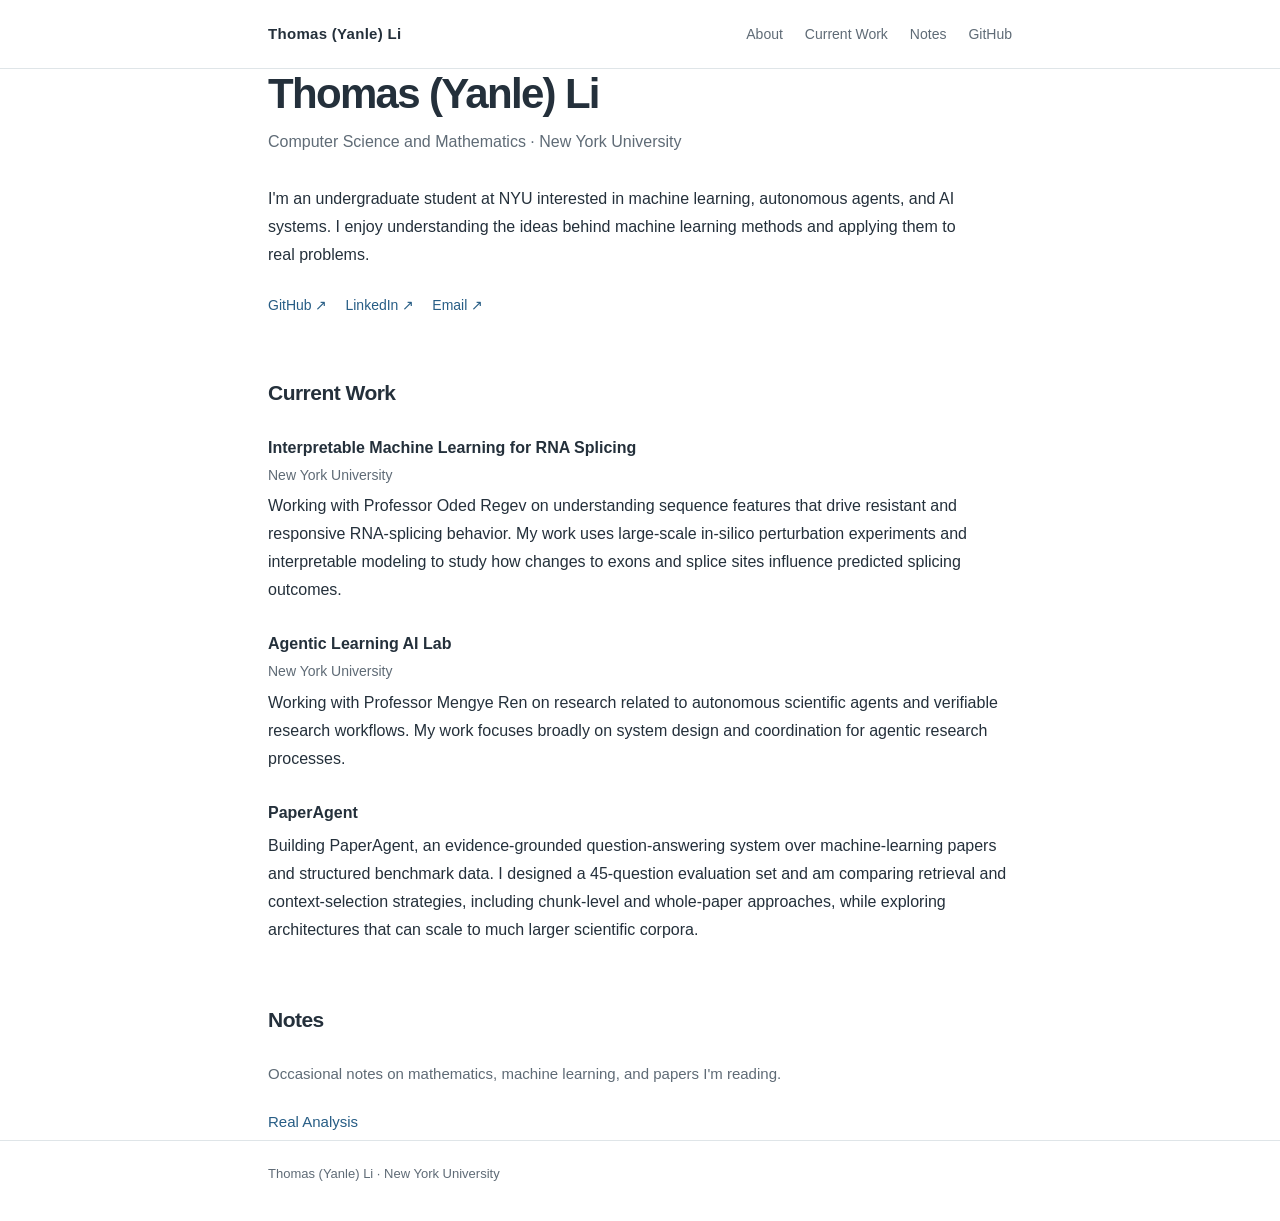
<file: index.html>
<!DOCTYPE html>
<html lang="en">
<head>
  <meta charset="utf-8">
  <meta name="viewport" content="width=device-width, initial-scale=1">
  <meta name="description" content="Thomas (Yanle) Li — Computer Science and Mathematics at New York University.">
  <title>Thomas (Yanle) Li</title>
  <style>
    :root { color-scheme: light; --ink: #24303b; --muted: #5f6b76; --line: #dfe5e8; --link: #275d85; --bg: #ffffff; }
    * { box-sizing: border-box; }
    html { scroll-behavior: smooth; }
    body { margin: 0; background: var(--bg); color: var(--ink); font: 16px/1.75 -apple-system, BlinkMacSystemFont, "Segoe UI", Roboto, Helvetica, Arial, sans-serif; }
    .container { max-width: 800px; padding: 0 28px; margin: 0 auto; }
    header { border-bottom: 1px solid var(--line); }
    header .container { display: flex; align-items: center; justify-content: space-between; gap: 20px; padding-top: 21px; padding-bottom: 21px; }
    .wordmark { font-size: 15px; color: var(--ink); font-weight: 650; text-decoration: none; letter-spacing: .02em; }
    nav { display: flex; align-items: center; gap: 22px; font-size: 14px; }
    nav a, a { color: var(--link); text-decoration: none; }
    nav a { color: var(--muted); }
    a:hover { text-decoration: underline; text-underline-offset: 3px; }
    main { padding-top: 70px; padding-bottom: 80px; }
    h1 { font-size: clamp(32px, 5vw, 42px); font-weight: 650; letter-spacing: -.04em; line-height: 1.2; margin: 0 0 8px; }
    .subtitle { color: var(--muted); margin: 0 0 29px; font-size: 16px; }
    .intro { max-width: 700px; margin: 0 0 15px; }
    .links { display: flex; flex-wrap: wrap; gap: 18px; font-size: 14px; margin-top: 24px; }
    section { margin-top: 58px; }
    h2 { font-size: 21px; font-weight: 650; letter-spacing: -.025em; margin: 0 0 22px; }
    .item { margin-bottom: 26px; }
    .item-title { font-size: 16px; font-weight: 650; margin-bottom: 0; }
    .item-meta { color: var(--muted); font-size: 14px; margin: 1px 0 5px; }
    .item p:last-child { margin-top: 5px; margin-bottom: 0; }
    .notes { color: var(--muted); font-size: 15px; }
    .note-tree { margin: 22px 0 0; padding: 0; list-style: none; font-size: 15px; }
    .note-tree ul { margin: 5px 0 0; padding-left: 25px; }
    .note-tree li { margin: 5px 0; overflow-wrap: anywhere; }
    footer { border-top: 1px solid var(--line); padding: 22px 0 35px; font-size: 13px; color: var(--muted); }
    @media (max-width: 570px) { header .container { align-items: flex-start; flex-direction: column; gap: 8px; } main { padding-top: 47px; } section { margin-top: 45px; } }
  </style>
</head>
<body>
  <header>
    <div class="container">
      <a class="wordmark" href="/">Thomas (Yanle) Li</a>
      <nav aria-label="Primary navigation">
        <a href="#about">About</a>
        <a href="#work">Current Work</a>
        <a href="#notes">Notes</a>
        <a href="https://github.com/thomaslylyll" target="_blank" rel="noopener noreferrer">GitHub</a>
      </nav>
    </div>
  </header>

  <main class="container">
    <section id="about" style="margin-top: 0;">
      <h1>Thomas (Yanle) Li</h1>
      <p class="subtitle">Computer Science and Mathematics · New York University</p>
      <p class="intro">I'm an undergraduate student at NYU interested in machine learning, autonomous agents, and AI systems. I enjoy understanding the ideas behind machine learning methods and applying them to real problems.</p>
      <div class="links">
        <a href="https://github.com/thomaslylyll" target="_blank" rel="noopener noreferrer">GitHub ↗</a>
        <a href="https://www.linkedin.com/in/yanle-li-446491326/" target="_blank" rel="noopener noreferrer">LinkedIn ↗</a>
        <!-- <a href="cv.pdf">CV ↗</a> -->
        <a href="mailto:yl12316@nyu.edu">Email ↗</a>
      </div>
    </section>

    <section id="work" aria-labelledby="work-heading">
      <h2 id="work-heading">Current Work</h2>

      <div class="item">
        <div class="item-title">Interpretable Machine Learning for RNA Splicing</div>
        <div class="item-meta">New York University</div>
        <p>Working with Professor Oded Regev on understanding sequence features that drive resistant and responsive RNA-splicing behavior. My work uses large-scale in-silico perturbation experiments and interpretable modeling to study how changes to exons and splice sites influence predicted splicing outcomes.</p>
      </div>

      <div class="item">
        <div class="item-title">Agentic Learning AI Lab</div>
        <div class="item-meta">New York University</div>
        <p>Working with Professor Mengye Ren on research related to autonomous scientific agents and verifiable research workflows. My work focuses broadly on system design and coordination for agentic research processes.</p>
      </div>

      <div class="item">
        <div class="item-title">PaperAgent</div>
        <p>Building PaperAgent, an evidence-grounded question-answering system over machine-learning papers and structured benchmark data. I designed a 45-question evaluation set and am comparing retrieval and context-selection strategies, including chunk-level and whole-paper approaches, while exploring architectures that can scale to much larger scientific corpora.</p>
      </div>
    </section>

    <section id="notes" aria-labelledby="notes-heading">
      <h2 id="notes-heading">Notes</h2>
      <p class="notes">Occasional notes on mathematics, machine learning, and papers I'm reading.</p>
      <ul class="note-tree">
        <li><a href="notes/Real%20Analysis/">Real Analysis</a></li>
      </ul>
    </section>
  </main>

  <footer>
    <div class="container">Thomas (Yanle) Li · New York University</div>
  </footer>
</body>
</html>
</file>
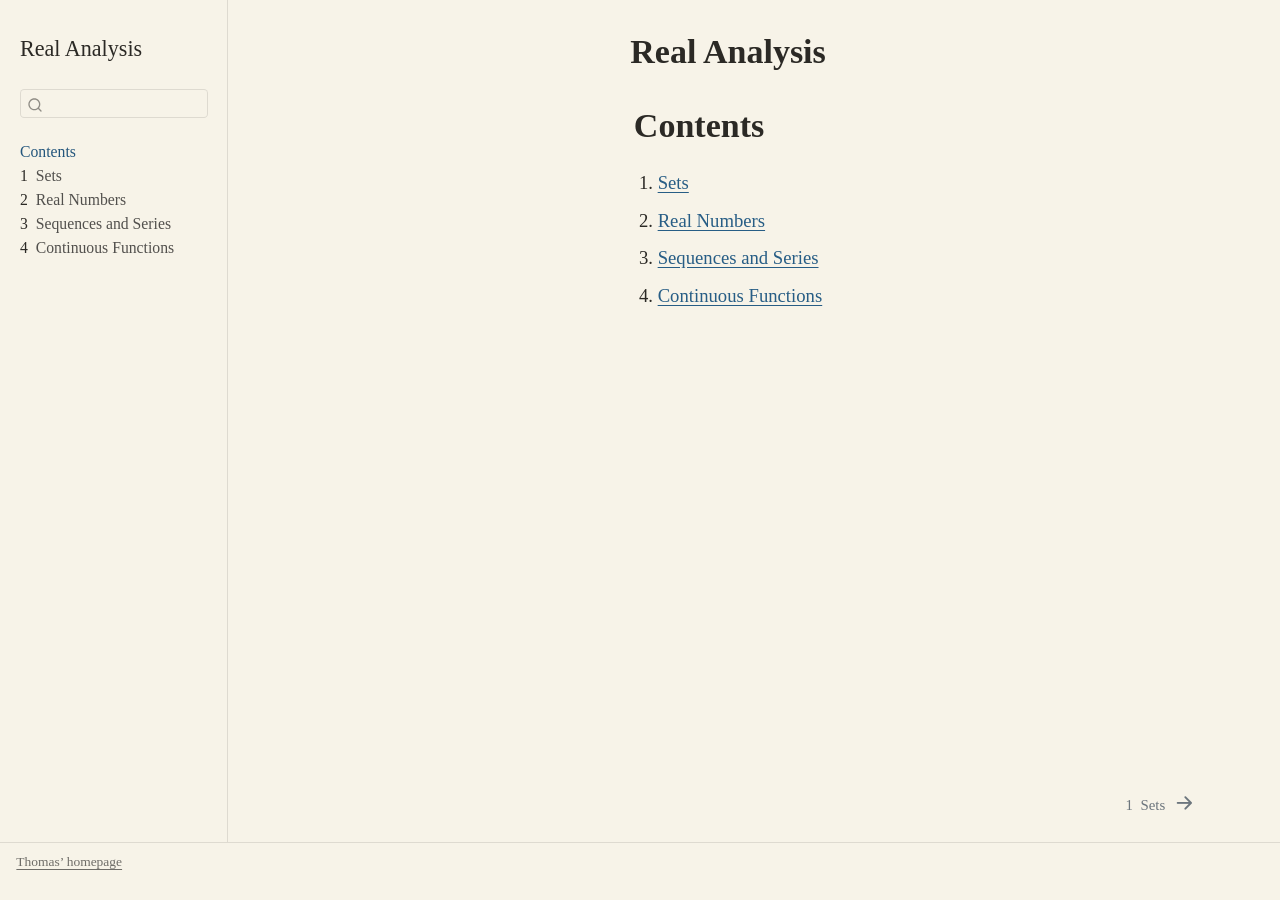
<file: notes/Real Analysis/index.html>
<!DOCTYPE html>
<html xmlns="http://www.w3.org/1999/xhtml" lang="en" xml:lang="en"><head>

<meta charset="utf-8">
<meta name="generator" content="quarto-1.10.19">

<meta name="viewport" content="width=device-width, initial-scale=1.0, user-scalable=yes">


<title>Real Analysis</title>
<style>
/* Default styles provided by pandoc.
** See https://pandoc.org/MANUAL.html#variables-for-html for config info.
*/
span.smallcaps{font-variant: small-caps;}
div.columns{display: flex; gap: 1.5em;}
div.column{flex: auto;}
@media screen {
div.columns{gap: min(4vw, 1.5em);}
div.column{overflow-x: auto;}
}
div.hanging-indent{margin-left: 1.5em; text-indent: -1.5em;}
ul.task-list{list-style: none;}
ul.task-list li input[type="checkbox"] {
  width: 0.8em;
  margin: 0 0.8em 0.2em -1em; /* quarto-specific, see https://github.com/quarto-dev/quarto-cli/issues/4556 */ 
  vertical-align: middle;
}
</style>


<script src="site_libs/quarto-nav/quarto-nav.js"></script>
<script src="site_libs/quarto-nav/headroom.min.js"></script>
<script src="site_libs/clipboard/clipboard.min.js"></script>
<script src="site_libs/quarto-search/autocomplete.umd.js"></script>
<script src="site_libs/quarto-search/fuse.min.js"></script>
<script src="site_libs/quarto-search/quarto-search.js"></script>
<meta name="quarto:offset" content="./">
<link href="./Sets/sets.html" rel="next">
<script src="site_libs/quarto-html/quarto.js" type="module"></script>
<script src="site_libs/quarto-html/tabsets/tabsets.js" type="module"></script>
<script src="site_libs/quarto-html/popper.min.js"></script>
<script src="site_libs/quarto-html/tippy.umd.min.js"></script>
<script src="site_libs/quarto-html/anchor.min.js"></script>
<link href="site_libs/quarto-html/tippy.css" rel="stylesheet">
<link href="site_libs/quarto-html/quarto-syntax-highlighting-bf27225e3a48a9273f3daa8f8e829971.css" rel="stylesheet" id="quarto-text-highlighting-styles">
<script src="site_libs/bootstrap/bootstrap.min.js"></script>
<link href="site_libs/bootstrap/bootstrap-icons.css" rel="stylesheet">
<link href="site_libs/bootstrap/bootstrap-4e53ae900c1b057c5051123e6d4b2ab7.min.css" rel="stylesheet" append-hash="true" id="quarto-bootstrap" data-mode="light">
<script id="quarto-search-options" type="application/json">{
  "location": "sidebar",
  "copy-button": false,
  "collapse-after": 3,
  "panel-placement": "start",
  "type": "textbox",
  "limit": 50,
  "keyboard-shortcut": [
    "f",
    "/",
    "s"
  ],
  "show-item-context": false,
  "language": {
    "search-no-results-text": "No results",
    "search-matching-documents-text": "matching documents",
    "search-copy-link-title": "Copy link to search",
    "search-hide-matches-text": "Hide additional matches",
    "search-more-match-text": "more match in this document",
    "search-more-matches-text": "more matches in this document",
    "search-clear-button-title": "Clear",
    "search-text-placeholder": "",
    "search-detached-cancel-button-title": "Cancel",
    "search-submit-button-title": "Submit",
    "search-label": "Search"
  }
}</script>


</head>

<body class="nav-sidebar docked fullcontent quarto-light">

<div id="quarto-search-results"></div>
  <header id="quarto-header" class="headroom fixed-top">
  <nav class="quarto-secondary-nav">
    <div class="container-fluid d-flex">
      <button type="button" class="quarto-btn-toggle btn" data-bs-toggle="collapse" role="button" data-bs-target=".quarto-sidebar-collapse-item" aria-controls="quarto-sidebar" aria-expanded="false" aria-label="Toggle sidebar navigation" onclick="if (window.quartoToggleHeadroom) { window.quartoToggleHeadroom(); }">
        <i class="bi bi-layout-text-sidebar-reverse"></i>
      </button>
        <nav class="quarto-page-breadcrumbs" aria-label="breadcrumb"><ol class="breadcrumb"><li class="breadcrumb-item"><a href="./index.html">Contents</a></li></ol></nav>
        <a class="flex-grow-1" role="navigation" data-bs-toggle="collapse" data-bs-target=".quarto-sidebar-collapse-item" aria-controls="quarto-sidebar" aria-expanded="false" aria-label="Toggle sidebar navigation" onclick="if (window.quartoToggleHeadroom) { window.quartoToggleHeadroom(); }">      
        </a>
      <button type="button" class="btn quarto-search-button" aria-label="Search" onclick="window.quartoOpenSearch();">
        <i class="bi bi-search"></i>
      </button>
    </div>
  </nav>
</header>
<!-- content -->
<div id="quarto-content" class="quarto-container page-columns page-rows-contents page-layout-article">
<!-- sidebar -->
  <nav id="quarto-sidebar" class="sidebar collapse collapse-horizontal quarto-sidebar-collapse-item sidebar-navigation docked overflow-auto">
    <div class="pt-lg-2 mt-2 text-left sidebar-header">
    <div class="sidebar-title mb-0 py-0">
      <a href="./">Real Analysis</a> 
    </div>
      </div>
        <div class="mt-2 flex-shrink-0 align-items-center">
        <div class="sidebar-search">
        <div id="quarto-search" class="" title="Search"></div>
        </div>
        </div>
    <div class="sidebar-menu-container"> 
    <ul class="list-unstyled mt-1">
        <li class="sidebar-item">
  <div class="sidebar-item-container"> 
  <a href="./index.html" class="sidebar-item-text sidebar-link active">
 <span class="menu-text">Contents</span></a>
  </div>
</li>
        <li class="sidebar-item">
  <div class="sidebar-item-container"> 
  <a href="./Sets/sets.html" class="sidebar-item-text sidebar-link">
 <span class="menu-text"><span class="chapter-number">1</span>&nbsp; <span class="chapter-title">Sets</span></span></a>
  </div>
</li>
        <li class="sidebar-item">
  <div class="sidebar-item-container"> 
  <a href="./Real-Numbers/real-numbers.html" class="sidebar-item-text sidebar-link">
 <span class="menu-text"><span class="chapter-number">2</span>&nbsp; <span class="chapter-title">Real Numbers</span></span></a>
  </div>
</li>
        <li class="sidebar-item">
  <div class="sidebar-item-container"> 
  <a href="./Sequences-Series/sequences-series.html" class="sidebar-item-text sidebar-link">
 <span class="menu-text"><span class="chapter-number">3</span>&nbsp; <span class="chapter-title">Sequences and Series</span></span></a>
  </div>
</li>
        <li class="sidebar-item">
  <div class="sidebar-item-container"> 
  <a href="./Continuous-Functions/continuous-functions.html" class="sidebar-item-text sidebar-link">
 <span class="menu-text"><span class="chapter-number">4</span>&nbsp; <span class="chapter-title">Continuous Functions</span></span></a>
  </div>
</li>
    </ul>
    </div>
</nav>
<div id="quarto-sidebar-glass" class="quarto-sidebar-collapse-item" data-bs-toggle="collapse" data-bs-target=".quarto-sidebar-collapse-item"></div>
<!-- margin-sidebar -->
    
<!-- main -->
<main class="content" id="quarto-document-content">

<header id="title-block-header" class="quarto-title-block default">
<div class="quarto-title">
<h1 class="title">Real Analysis</h1>
</div>



<div class="quarto-title-meta">

    
  
    
  </div>
  


</header>


<section id="contents" class="level1 unnumbered landing">
<h1 class="unnumbered">Contents</h1>
<ol type="1">
<li><a href="./Sets/sets.html">Sets</a></li>
<li><a href="./Real-Numbers/real-numbers.html">Real Numbers</a></li>
<li><a href="./Sequences-Series/sequences-series.html">Sequences and Series</a></li>
<li><a href="./Continuous-Functions/continuous-functions.html">Continuous Functions</a></li>
</ol>
</section>



</main> <!-- /main -->
<script id="quarto-html-after-body" type="application/javascript">
  window.document.addEventListener("DOMContentLoaded", function (event) {
    const icon = "";
    const anchorJS = new window.AnchorJS();
    anchorJS.options = {
      placement: 'right',
      icon: icon
    };
    anchorJS.add('.anchored');
    const isCodeAnnotation = (el) => {
      for (const clz of el.classList) {
        if (clz.startsWith('code-annotation-')) {                     
          return true;
        }
      }
      return false;
    }
    const onCopySuccess = function(e) {
      // button target
      const button = e.trigger;
      // don't keep focus
      button.blur();
      // flash "checked"
      button.classList.add('code-copy-button-checked');
      var currentTitle = button.getAttribute("title");
      button.setAttribute("title", "Copied!");
      let tooltip;
      if (window.bootstrap) {
        button.setAttribute("data-bs-toggle", "tooltip");
        button.setAttribute("data-bs-placement", "left");
        button.setAttribute("data-bs-title", "Copied!");
        tooltip = new bootstrap.Tooltip(button, 
          { trigger: "manual", 
            customClass: "code-copy-button-tooltip",
            offset: [0, -8]});
        tooltip.show();    
      }
      setTimeout(function() {
        if (tooltip) {
          tooltip.hide();
          button.removeAttribute("data-bs-title");
          button.removeAttribute("data-bs-toggle");
          button.removeAttribute("data-bs-placement");
        }
        button.setAttribute("title", currentTitle);
        button.classList.remove('code-copy-button-checked');
      }, 1000);
      // clear code selection
      e.clearSelection();
    }
    const getTextToCopy = function(trigger) {
      const outerScaffold = trigger.parentElement.cloneNode(true);
      const codeEl = outerScaffold.querySelector('code');
      for (const childEl of codeEl.children) {
        if (isCodeAnnotation(childEl)) {
          childEl.remove();
        }
      }
      return codeEl.innerText;
    }
    const clipboard = new window.ClipboardJS('.code-copy-button:not([data-in-quarto-modal])', {
      text: getTextToCopy
    });
    clipboard.on('success', onCopySuccess);
    if (window.document.getElementById('quarto-embedded-source-code-modal')) {
      const clipboardModal = new window.ClipboardJS('.code-copy-button[data-in-quarto-modal]', {
        text: getTextToCopy,
        container: window.document.getElementById('quarto-embedded-source-code-modal')
      });
      clipboardModal.on('success', onCopySuccess);
    }
      var localhostRegex = new RegExp(/^(?:http|https):\/\/localhost\:?[0-9]*\//);
      var mailtoRegex = new RegExp(/^mailto:/);
        var filterRegex = new RegExp('/' + window.location.host + '/');
      var isInternal = (href) => {
          return filterRegex.test(href) || localhostRegex.test(href) || mailtoRegex.test(href);
      }
      // Inspect non-navigation links and adorn them if external
     var links = window.document.querySelectorAll('a[href]:not(.nav-link):not(.navbar-brand):not(.toc-action):not(.sidebar-link):not(.sidebar-item-toggle):not(.pagination-link):not(.no-external):not([aria-hidden]):not(.dropdown-item):not(.quarto-navigation-tool):not(.about-link)');
      for (var i=0; i<links.length; i++) {
        const link = links[i];
        if (!isInternal(link.href)) {
          // undo the damage that might have been done by quarto-nav.js in the case of
          // links that we want to consider external
          if (link.dataset.originalHref !== undefined) {
            link.href = link.dataset.originalHref;
          }
        }
      }
    function tippyHover(el, contentFn, onTriggerFn, onUntriggerFn) {
      const config = {
        allowHTML: true,
        maxWidth: 500,
        delay: 100,
        arrow: false,
        appendTo: function(el) {
            return el.parentElement;
        },
        interactive: true,
        interactiveBorder: 10,
        theme: 'quarto',
        placement: 'bottom-start',
      };
      if (contentFn) {
        config.content = contentFn;
      }
      if (onTriggerFn) {
        config.onTrigger = onTriggerFn;
      }
      if (onUntriggerFn) {
        config.onUntrigger = onUntriggerFn;
      }
      window.tippy(el, config); 
    }
    const noterefs = window.document.querySelectorAll('a[role="doc-noteref"]');
    for (var i=0; i<noterefs.length; i++) {
      const ref = noterefs[i];
      tippyHover(ref, function() {
        // use id or data attribute instead here
        let href = ref.getAttribute('data-footnote-href') || ref.getAttribute('href');
        try { href = new URL(href).hash; } catch {}
        const id = href.replace(/^#\/?/, "");
        const note = window.document.getElementById(id);
        if (note) {
          return note.innerHTML;
        } else {
          return "";
        }
      });
    }
    const xrefs = window.document.querySelectorAll('a.quarto-xref');
    const processXRef = (id, note) => {
      // Strip column container classes
      const stripColumnClz = (el) => {
        el.classList.remove("page-full", "page-columns");
        if (el.children) {
          for (const child of el.children) {
            stripColumnClz(child);
          }
        }
      }
      stripColumnClz(note)
      if (id === null || id.startsWith('sec-')) {
        // Special case sections, only their first couple elements
        const container = document.createElement("div");
        if (note.children && note.children.length > 2) {
          container.appendChild(note.children[0].cloneNode(true));
          for (let i = 1; i < note.children.length; i++) {
            const child = note.children[i];
            if (child.tagName === "P" && child.innerText === "") {
              continue;
            } else {
              container.appendChild(child.cloneNode(true));
              break;
            }
          }
          if (window.Quarto?.typesetMath) {
            window.Quarto.typesetMath(container);
          }
          return container.innerHTML
        } else {
          if (window.Quarto?.typesetMath) {
            window.Quarto.typesetMath(note);
          }
          return note.innerHTML;
        }
      } else {
        // Remove any anchor links if they are present
        const anchorLink = note.querySelector('a.anchorjs-link');
        if (anchorLink) {
          anchorLink.remove();
        }
        if (window.Quarto?.typesetMath) {
          window.Quarto.typesetMath(note);
        }
        if (note.classList.contains("callout")) {
          return note.outerHTML;
        } else {
          return note.innerHTML;
        }
      }
    }
    for (var i=0; i<xrefs.length; i++) {
      const xref = xrefs[i];
      tippyHover(xref, undefined, function(instance) {
        instance.disable();
        let url = xref.getAttribute('href');
        let hash = undefined; 
        if (url.startsWith('#')) {
          hash = url;
        } else {
          try { hash = new URL(url).hash; } catch {}
        }
        if (hash) {
          const id = hash.replace(/^#\/?/, "");
          const note = window.document.getElementById(id);
          if (note !== null) {
            try {
              const html = processXRef(id, note.cloneNode(true));
              instance.setContent(html);
            } finally {
              instance.enable();
              instance.show();
            }
          } else {
            // See if we can fetch this
            fetch(url.split('#')[0])
            .then(res => res.text())
            .then(html => {
              const parser = new DOMParser();
              const htmlDoc = parser.parseFromString(html, "text/html");
              const note = htmlDoc.getElementById(id);
              if (note !== null) {
                const html = processXRef(id, note);
                instance.setContent(html);
              } 
            }).finally(() => {
              instance.enable();
              instance.show();
            });
          }
        } else {
          // See if we can fetch a full url (with no hash to target)
          // This is a special case and we should probably do some content thinning / targeting
          fetch(url)
          .then(res => res.text())
          .then(html => {
            const parser = new DOMParser();
            const htmlDoc = parser.parseFromString(html, "text/html");
            const note = htmlDoc.querySelector('main.content');
            if (note !== null) {
              // This should only happen for chapter cross references
              // (since there is no id in the URL)
              // remove the first header
              if (note.children.length > 0 && note.children[0].tagName === "HEADER") {
                note.children[0].remove();
              }
              const html = processXRef(null, note);
              instance.setContent(html);
            } 
          }).finally(() => {
            instance.enable();
            instance.show();
          });
        }
      }, function(instance) {
      });
    }
        let selectedAnnoteEl;
        const selectorForAnnotation = ( cell, annotation) => {
          let cellAttr = 'data-code-cell="' + cell + '"';
          let lineAttr = 'data-code-annotation="' +  annotation + '"';
          const selector = 'span[' + cellAttr + '][' + lineAttr + ']';
          return selector;
        }
        const selectCodeLines = (annoteEl) => {
          const doc = window.document;
          const targetCell = annoteEl.getAttribute("data-target-cell");
          const targetAnnotation = annoteEl.getAttribute("data-target-annotation");
          const annoteSpan = window.document.querySelector(selectorForAnnotation(targetCell, targetAnnotation));
          const lines = annoteSpan.getAttribute("data-code-lines").split(",");
          const lineIds = lines.map((line) => {
            return targetCell + "-" + line;
          })
          let top = null;
          let height = null;
          let parent = null;
          if (lineIds.length > 0) {
              //compute the position of the single el (top and bottom and make a div)
              const el = window.document.getElementById(lineIds[0]);
              top = el.offsetTop;
              height = el.offsetHeight;
              parent = el.parentElement.parentElement;
            if (lineIds.length > 1) {
              const lastEl = window.document.getElementById(lineIds[lineIds.length - 1]);
              const bottom = lastEl.offsetTop + lastEl.offsetHeight;
              height = bottom - top;
            }
            if (top !== null && height !== null && parent !== null) {
              // cook up a div (if necessary) and position it 
              let div = window.document.getElementById("code-annotation-line-highlight");
              if (div === null) {
                div = window.document.createElement("div");
                div.setAttribute("id", "code-annotation-line-highlight");
                div.style.position = 'absolute';
                parent.appendChild(div);
              }
              div.style.top = top - 2 + "px";
              div.style.height = height + 4 + "px";
              div.style.left = 0;
              let gutterDiv = window.document.getElementById("code-annotation-line-highlight-gutter");
              if (gutterDiv === null) {
                gutterDiv = window.document.createElement("div");
                gutterDiv.setAttribute("id", "code-annotation-line-highlight-gutter");
                gutterDiv.style.position = 'absolute';
                const codeCell = window.document.getElementById(targetCell);
                const gutter = codeCell.querySelector('.code-annotation-gutter');
                gutter.appendChild(gutterDiv);
              }
              gutterDiv.style.top = top - 2 + "px";
              gutterDiv.style.height = height + 4 + "px";
            }
            selectedAnnoteEl = annoteEl;
          }
        };
        const unselectCodeLines = () => {
          const elementsIds = ["code-annotation-line-highlight", "code-annotation-line-highlight-gutter"];
          elementsIds.forEach((elId) => {
            const div = window.document.getElementById(elId);
            if (div) {
              div.remove();
            }
          });
          selectedAnnoteEl = undefined;
        };
          // Handle positioning of the toggle
      window.addEventListener(
        "resize",
        throttle(() => {
          elRect = undefined;
          if (selectedAnnoteEl) {
            selectCodeLines(selectedAnnoteEl);
          }
        }, 10)
      );
      function throttle(fn, ms) {
      let throttle = false;
      let timer;
        return (...args) => {
          if(!throttle) { // first call gets through
              fn.apply(this, args);
              throttle = true;
          } else { // all the others get throttled
              if(timer) clearTimeout(timer); // cancel #2
              timer = setTimeout(() => {
                fn.apply(this, args);
                timer = throttle = false;
              }, ms);
          }
        };
      }
        // Attach click handler to the DT
        const annoteDls = window.document.querySelectorAll('dt[data-target-cell]');
        for (const annoteDlNode of annoteDls) {
          annoteDlNode.addEventListener('click', (event) => {
            const clickedEl = event.target;
            if (clickedEl !== selectedAnnoteEl) {
              unselectCodeLines();
              const activeEl = window.document.querySelector('dt[data-target-cell].code-annotation-active');
              if (activeEl) {
                activeEl.classList.remove('code-annotation-active');
              }
              selectCodeLines(clickedEl);
              clickedEl.classList.add('code-annotation-active');
            } else {
              // Unselect the line
              unselectCodeLines();
              clickedEl.classList.remove('code-annotation-active');
            }
          });
        }
    const findCites = (el) => {
      const parentEl = el.parentElement;
      if (parentEl) {
        const cites = parentEl.dataset.cites;
        if (cites) {
          return {
            el,
            cites: cites.split(' ')
          };
        } else {
          return findCites(el.parentElement)
        }
      } else {
        return undefined;
      }
    };
    var bibliorefs = window.document.querySelectorAll('a[role="doc-biblioref"]');
    for (var i=0; i<bibliorefs.length; i++) {
      const ref = bibliorefs[i];
      const citeInfo = findCites(ref);
      if (citeInfo) {
        tippyHover(citeInfo.el, function() {
          var popup = window.document.createElement('div');
          citeInfo.cites.forEach(function(cite) {
            var citeDiv = window.document.createElement('div');
            citeDiv.classList.add('hanging-indent');
            citeDiv.classList.add('csl-entry');
            var biblioDiv = window.document.getElementById('ref-' + cite);
            if (biblioDiv) {
              citeDiv.innerHTML = biblioDiv.innerHTML;
            }
            popup.appendChild(citeDiv);
          });
          return popup.innerHTML;
        });
      }
    }
  });
  </script>
<nav class="page-navigation">
  <div class="nav-page nav-page-previous">
  </div>
  <div class="nav-page nav-page-next">
      <a href="./Sets/sets.html" class="pagination-link" aria-label="Sets">
        <span class="nav-page-text"><span class="chapter-number">1</span>&nbsp; <span class="chapter-title">Sets</span></span> <i class="bi bi-arrow-right-short"></i>
      </a>
  </div>
</nav>
</div> <!-- /content -->
<footer class="footer">
  <div class="nav-footer">
    <div class="nav-footer-left">
<p><a href="https://thomaslylyll.github.io/">Thomas’ homepage</a></p>
</div>   
    <div class="nav-footer-center">
      &nbsp;
    </div>
    <div class="nav-footer-right">
      &nbsp;
    </div>
  </div>
</footer>




</body></html>
</file>
<file: notes/Real Analysis/site_libs/quarto-html/tippy.css>
.tippy-box[data-animation=fade][data-state=hidden]{opacity:0}[data-tippy-root]{max-width:calc(100vw - 10px)}.tippy-box{position:relative;background-color:#333;color:#fff;border-radius:4px;font-size:14px;line-height:1.4;white-space:normal;outline:0;transition-property:transform,visibility,opacity}.tippy-box[data-placement^=top]>.tippy-arrow{bottom:0}.tippy-box[data-placement^=top]>.tippy-arrow:before{bottom:-7px;left:0;border-width:8px 8px 0;border-top-color:initial;transform-origin:center top}.tippy-box[data-placement^=bottom]>.tippy-arrow{top:0}.tippy-box[data-placement^=bottom]>.tippy-arrow:before{top:-7px;left:0;border-width:0 8px 8px;border-bottom-color:initial;transform-origin:center bottom}.tippy-box[data-placement^=left]>.tippy-arrow{right:0}.tippy-box[data-placement^=left]>.tippy-arrow:before{border-width:8px 0 8px 8px;border-left-color:initial;right:-7px;transform-origin:center left}.tippy-box[data-placement^=right]>.tippy-arrow{left:0}.tippy-box[data-placement^=right]>.tippy-arrow:before{left:-7px;border-width:8px 8px 8px 0;border-right-color:initial;transform-origin:center right}.tippy-box[data-inertia][data-state=visible]{transition-timing-function:cubic-bezier(.54,1.5,.38,1.11)}.tippy-arrow{width:16px;height:16px;color:#333}.tippy-arrow:before{content:"";position:absolute;border-color:transparent;border-style:solid}.tippy-content{position:relative;padding:5px 9px;z-index:1}
</file>
<file: notes/Real Analysis/site_libs/quarto-html/quarto-syntax-highlighting-bf27225e3a48a9273f3daa8f8e829971.css>
/* quarto syntax highlight colors */
:root {
  --quarto-hl-ot-color: #003B4F;
  --quarto-hl-at-color: #657422;
  --quarto-hl-ss-color: #20794D;
  --quarto-hl-an-color: #5E5E5E;
  --quarto-hl-fu-color: #4758AB;
  --quarto-hl-st-color: #20794D;
  --quarto-hl-cf-color: #003B4F;
  --quarto-hl-op-color: #5E5E5E;
  --quarto-hl-er-color: #AD0000;
  --quarto-hl-bn-color: #AD0000;
  --quarto-hl-al-color: #AD0000;
  --quarto-hl-va-color: #111111;
  --quarto-hl-bu-color: inherit;
  --quarto-hl-ex-color: inherit;
  --quarto-hl-pp-color: #AD0000;
  --quarto-hl-in-color: #5E5E5E;
  --quarto-hl-vs-color: #20794D;
  --quarto-hl-wa-color: #5E5E5E;
  --quarto-hl-do-color: #5E5E5E;
  --quarto-hl-im-color: #00769E;
  --quarto-hl-ch-color: #20794D;
  --quarto-hl-dt-color: #AD0000;
  --quarto-hl-fl-color: #AD0000;
  --quarto-hl-co-color: #5E5E5E;
  --quarto-hl-cv-color: #5E5E5E;
  --quarto-hl-cn-color: #8f5902;
  --quarto-hl-sc-color: #5E5E5E;
  --quarto-hl-dv-color: #AD0000;
  --quarto-hl-kw-color: #003B4F;
}

/* other quarto variables */
:root {
  --quarto-font-monospace: SFMono-Regular, Menlo, Monaco, Consolas, "Liberation Mono", "Courier New", monospace;
}

/* syntax highlight based on Pandoc's rules */
pre > code.sourceCode > span {
  color: #003B4F;
}

code.sourceCode > span {
  color: #003B4F;
}

div.sourceCode,
div.sourceCode pre.sourceCode {
  color: #003B4F;
}

/* Normal */
code span {
  color: #003B4F;
}

/* Alert */
code span.al {
  color: #AD0000;
  font-style: inherit;
}

/* Annotation */
code span.an {
  color: #5E5E5E;
  font-style: inherit;
}

/* Attribute */
code span.at {
  color: #657422;
  font-style: inherit;
}

/* BaseN */
code span.bn {
  color: #AD0000;
  font-style: inherit;
}

/* BuiltIn */
code span.bu {
  font-style: inherit;
}

/* ControlFlow */
code span.cf {
  color: #003B4F;
  font-weight: bold;
  font-style: inherit;
}

/* Char */
code span.ch {
  color: #20794D;
  font-style: inherit;
}

/* Constant */
code span.cn {
  color: #8f5902;
  font-style: inherit;
}

/* Comment */
code span.co {
  color: #5E5E5E;
  font-style: inherit;
}

/* CommentVar */
code span.cv {
  color: #5E5E5E;
  font-style: italic;
}

/* Documentation */
code span.do {
  color: #5E5E5E;
  font-style: italic;
}

/* DataType */
code span.dt {
  color: #AD0000;
  font-style: inherit;
}

/* DecVal */
code span.dv {
  color: #AD0000;
  font-style: inherit;
}

/* Error */
code span.er {
  color: #AD0000;
  font-style: inherit;
}

/* Extension */
code span.ex {
  font-style: inherit;
}

/* Float */
code span.fl {
  color: #AD0000;
  font-style: inherit;
}

/* Function */
code span.fu {
  color: #4758AB;
  font-style: inherit;
}

/* Import */
code span.im {
  color: #00769E;
  font-style: inherit;
}

/* Information */
code span.in {
  color: #5E5E5E;
  font-style: inherit;
}

/* Keyword */
code span.kw {
  color: #003B4F;
  font-weight: bold;
  font-style: inherit;
}

/* Operator */
code span.op {
  color: #5E5E5E;
  font-style: inherit;
}

/* Other */
code span.ot {
  color: #003B4F;
  font-style: inherit;
}

/* Preprocessor */
code span.pp {
  color: #AD0000;
  font-style: inherit;
}

/* SpecialChar */
code span.sc {
  color: #5E5E5E;
  font-style: inherit;
}

/* SpecialString */
code span.ss {
  color: #20794D;
  font-style: inherit;
}

/* String */
code span.st {
  color: #20794D;
  font-style: inherit;
}

/* Variable */
code span.va {
  color: #111111;
  font-style: inherit;
}

/* VerbatimString */
code span.vs {
  color: #20794D;
  font-style: inherit;
}

/* Warning */
code span.wa {
  color: #5E5E5E;
  font-style: italic;
}

.prevent-inlining {
  content: "</";
}

/*# sourceMappingURL=8be38f48d34c45af72792cbd699585e7.css.map */
</file>
